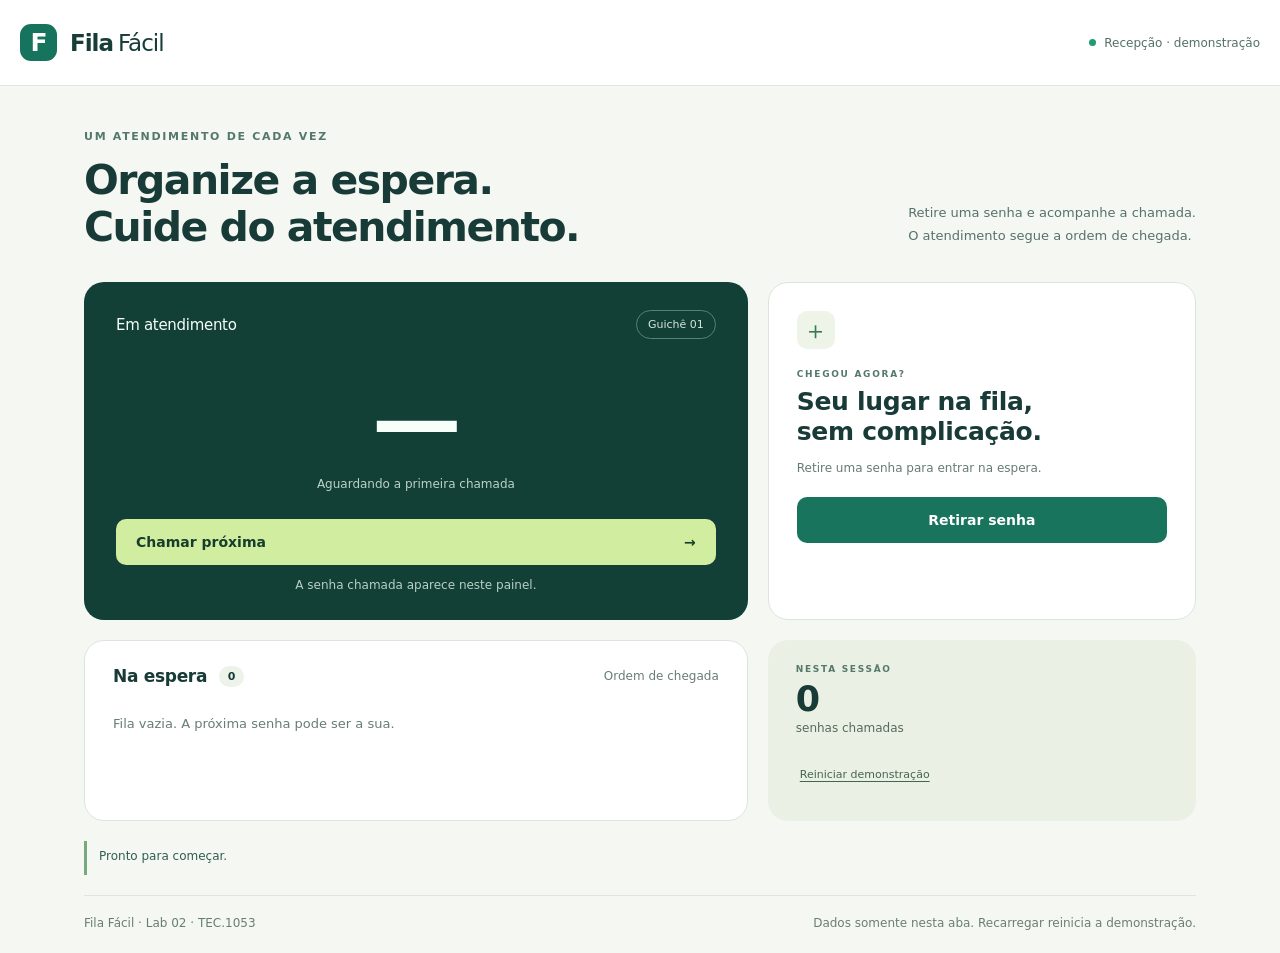
<file: index.html>
<!doctype html>
<html lang="pt-BR">
<head>
  <meta charset="utf-8"><meta name="viewport" content="width=device-width,initial-scale=1">
  <meta name="color-scheme" content="light"><title>Fila Fácil · Recepção</title>
  <link rel="icon" href="data:,"><link rel="stylesheet" href="src/estilo.css">
  <script src="src/fila.js" defer></script><script src="src/app.js" defer></script>
</head>
<body>
  <header class="topo"><a class="marca" href="./"><span class="simbolo" aria-hidden="true">F</span> Fila<span>Fácil</span></a><span class="ambiente"><i></i> Recepção · demonstração</span></header>
  <main>
    <div class="introducao"><div><p class="sobretitulo">UM ATENDIMENTO DE CADA VEZ</p><h1>Organize a espera.<br>Cuide do atendimento.</h1></div><p>Retire uma senha e acompanhe a chamada.<br>O atendimento segue a ordem de chegada.</p></div>
    <div class="grade">
      <section class="painel" aria-labelledby="titulo-painel">
        <div class="linha"><h2 id="titulo-painel">Em atendimento</h2><span class="selo">Guichê 01</span></div>
        <div class="senha-atual" id="senha-atual" aria-live="polite">—</div>
        <p class="legenda" id="legenda-atual">Aguardando a primeira chamada</p>
        <button class="botao chamar" id="chamar" type="button">Chamar próxima <span aria-hidden="true">→</span></button>
        <p class="nota-painel">A senha chamada aparece neste painel.</p>
      </section>
      <section class="emissao" aria-labelledby="titulo-emissao">
        <span class="icone-ticket" aria-hidden="true">＋</span><p class="sobretitulo">CHEGOU AGORA?</p><h2 id="titulo-emissao">Seu lugar na fila, <br>sem complicação.</h2>
        <p>Retire uma senha para entrar na espera.</p>
        <button class="botao emitir" id="emitir" type="button">Retirar senha</button>
        <div class="comprovante" id="comprovante" hidden><span>Sua senha</span><strong id="ultima-emitida"></strong><small>Acompanhe o painel de chamadas.</small></div>
      </section>
      <section class="espera" aria-labelledby="titulo-espera">
        <div class="linha"><h2 id="titulo-espera">Na espera <span id="quantidade" class="contador">0</span></h2><span class="discreto">Ordem de chegada</span></div>
        <p id="fila-vazia" class="vazio">Fila vazia. A próxima senha pode ser a sua.</p><ol id="lista-espera" aria-label="Senhas aguardando"></ol>
      </section>
      <aside class="resumo"><p class="sobretitulo">NESTA SESSÃO</p><strong id="total-chamadas">0</strong><p>senhas chamadas</p><button id="reiniciar" class="link-botao" type="button">Reiniciar demonstração</button></aside>
    </div>
    <p id="mensagem" role="status" aria-live="polite" class="mensagem">Pronto para começar.</p>
    <footer><span>Fila Fácil · Lab 02 · TEC.1053</span><span>Dados somente nesta aba. Recarregar reinicia a demonstração.</span></footer>
  </main>
  <dialog id="confirmacao" aria-labelledby="titulo-confirmacao" aria-describedby="texto-confirmacao"><h2 id="titulo-confirmacao">Reiniciar a fila?</h2><p id="texto-confirmacao">As senhas desta demonstração serão apagadas e a numeração voltará a N001.</p><form method="dialog"><button class="botao cancelar" value="cancelar" autofocus>Cancelar</button><button class="botao confirmar" value="confirmar">Sim, reiniciar</button></form></dialog>
</body></html>
</file>
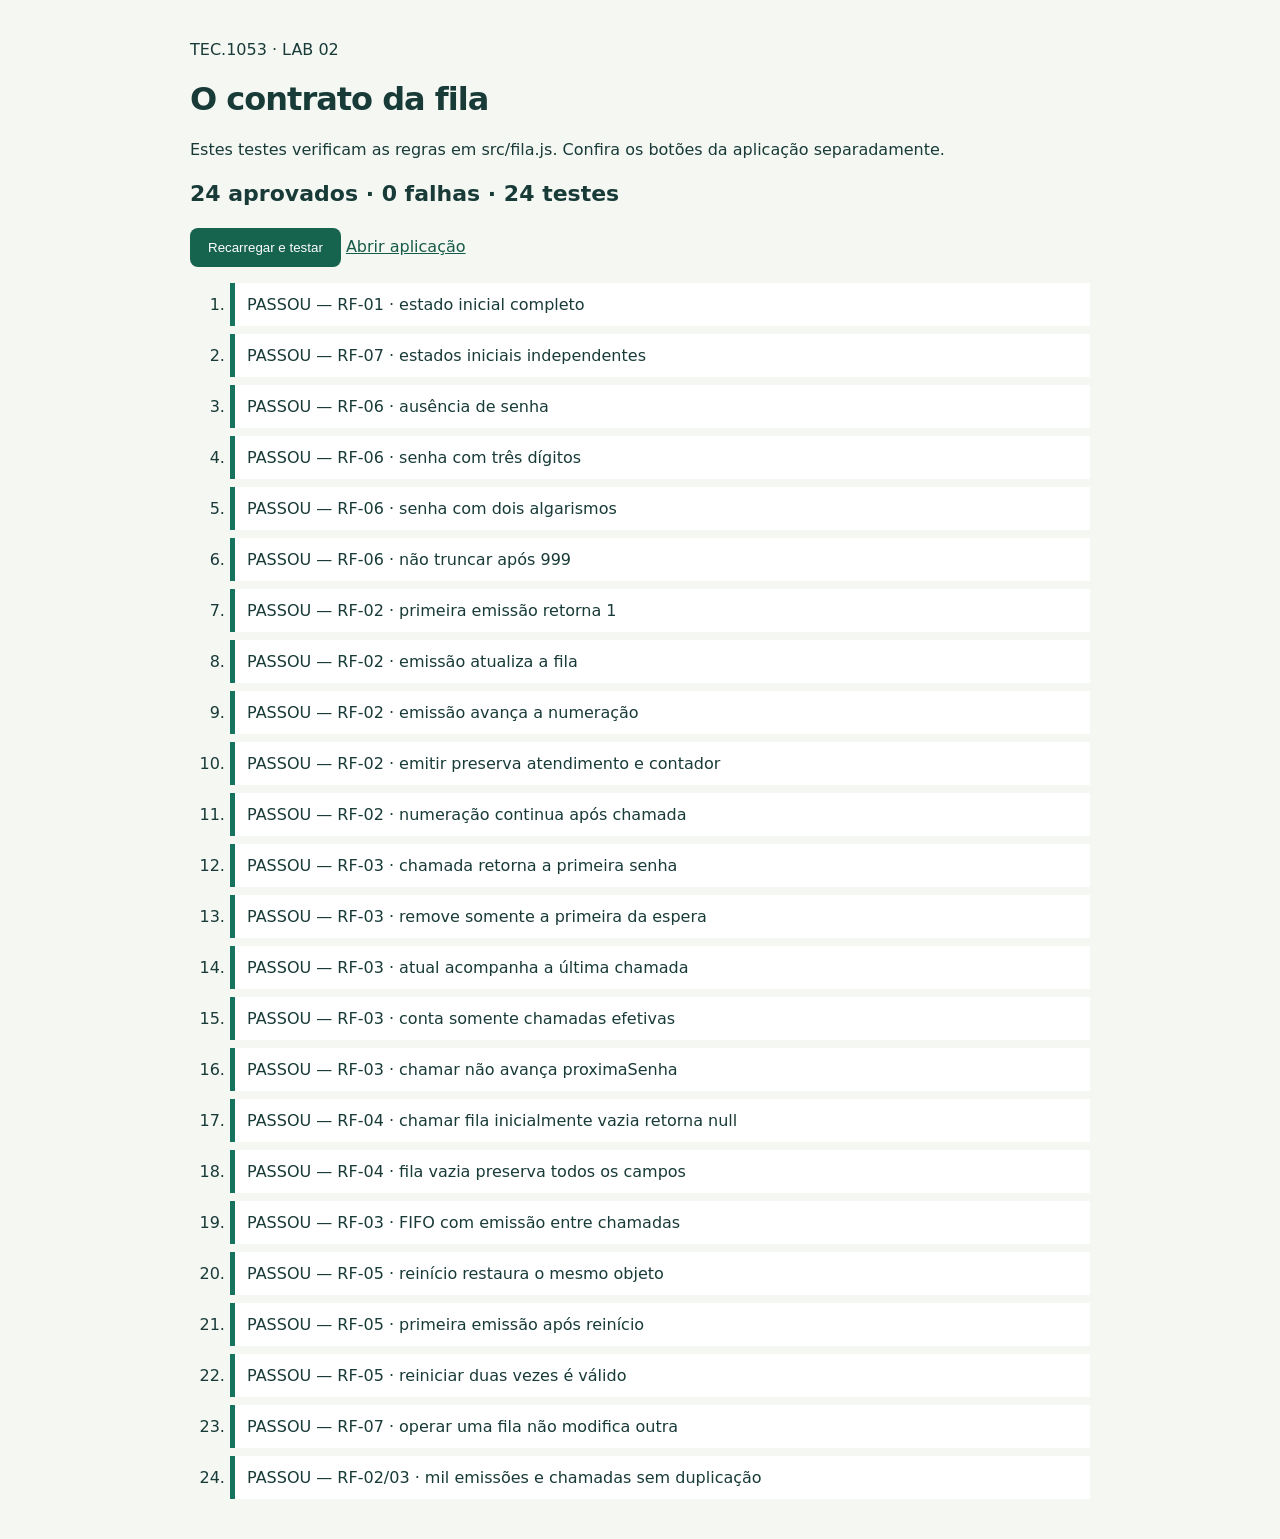
<file: tests/index.html>
<!doctype html><html lang="pt-BR"><head><meta charset="utf-8"><meta name="viewport" content="width=device-width,initial-scale=1"><title>Testes · Fila Fácil</title><link rel="icon" href="data:,"><style>body{font:16px system-ui;max-width:900px;margin:40px auto;padding:0 24px;background:#f5f7f3;color:#183b38}h1{letter-spacing:-1px}li{padding:12px;margin:8px 0;background:white;border-left:5px solid #16735d;overflow-wrap:anywhere}.falha{border-color:#b44132}small{display:block;color:#6b3429;margin-top:7px}button{padding:12px 18px;background:#16634e;color:white;border:0;border-radius:8px;cursor:pointer}a{color:#165b49}#resumo{font-size:22px;font-weight:700}</style><script src="../src/fila.js" defer></script><script src="casos.js" defer></script><script src="navegador.js" defer></script></head><body><p>TEC.1053 · LAB 02</p><h1>O contrato da fila</h1><p>Estes testes verificam as regras em src/fila.js. Confira os botões da aplicação separadamente.</p><p id="resumo" role="status">Executando…</p><button onclick="location.reload()">Recarregar e testar</button> <a href="../" target="_blank" rel="noopener">Abrir aplicação</a><ol id="resultados"></ol></body></html>
</file>
<file: src/estilo.css>
*{box-sizing:border-box} :root{font-family:Inter,ui-sans-serif,system-ui,-apple-system,BlinkMacSystemFont,"Segoe UI",sans-serif;color:#183b38;background:#f5f7f3;font-synthesis:none} body{margin:0}button,a{-webkit-tap-highlight-color:transparent}button{font:inherit;cursor:pointer}button:focus-visible,a:focus-visible{outline:3px solid #dc8c21;outline-offset:5px}.topo{padding:24px max(24px,calc((100vw - 1160px)/2));display:flex;justify-content:space-between;align-items:center;background:#fff;border-bottom:1px solid #e0e6df}.marca{color:#173d38;text-decoration:none;font-weight:800;font-size:23px;display:flex;align-items:center;gap:5px;letter-spacing:-1px}.marca>span:last-child{font-weight:450}.simbolo{display:grid;place-items:center;background:#16735d;color:white;width:37px;height:37px;border-radius:11px;margin-right:8px;font-size:25px}.ambiente{font-size:12px;color:#537069;display:flex;align-items:center;gap:8px}.ambiente i{height:7px;width:7px;border-radius:50%;background:#219b75}main{max-width:1160px;margin:auto;padding:44px 24px 20px}.introducao{display:flex;justify-content:space-between;align-items:flex-end;gap:24px;margin-bottom:32px}.sobretitulo{font-size:10px;letter-spacing:1.7px;font-weight:750;color:#55786c;margin:0 0 14px}h1{font-size:clamp(28px,3.2vw,42px);letter-spacing:-1.5px;line-height:1.14;margin:0;font-weight:650}.introducao>p{font-size:13px;line-height:1.8;color:#57716b;margin:0 0 3px}.grade{display:grid;grid-template-columns:1.55fr 1fr;gap:20px}section,aside{border-radius:20px}h2{font-size:17px;margin:0;font-weight:600;letter-spacing:-.3px}.linha{display:flex;align-items:center;justify-content:space-between;gap:10px}.painel{background:#123f36;color:#f6fff9;padding:28px 32px;text-align:center;position:relative;overflow:hidden}.painel h2{font-size:15px;font-weight:500}.selo{font-size:11px;padding:7px 11px;border:1px solid #568174;border-radius:30px;color:#d5e6dd}.senha-atual{font-size:clamp(60px,7vw,94px);line-height:1.2;font-weight:550;letter-spacing:-4px;margin:28px 0 2px;font-variant-numeric:tabular-nums}.legenda{font-size:12px;color:#bcd2c8;margin:0 0 28px}.botao{border:0;border-radius:10px;padding:15px 20px;font-weight:650;font-size:14px}.chamar{background:#d1ed9f;color:#173d2c;width:100%;display:flex;justify-content:space-between}.chamar:hover{background:#e0f6b7}.nota-painel{font-size:10px;color:#bad0c6;margin:13px 0 0}.emissao{background:#fff;border:1px solid #dce5db;padding:28px}.icone-ticket{display:grid;place-items:center;width:38px;height:38px;background:#eef5e8;color:#397b50;border-radius:10px;font-size:25px;margin-bottom:20px}.emissao .sobretitulo{font-size:9px;margin-bottom:8px}.emissao h2{font-size:25px;line-height:1.2}.emissao>p:not(.sobretitulo){color:#667b71;font-size:12px;line-height:1.5}.emitir{background:#18745d;color:#fff;width:100%;margin-top:8px}.emitir:hover{background:#115642}.comprovante{margin-top:17px;padding-top:14px;border-top:1px dashed #c8d7c8;display:flex;align-items:center;gap:10px;flex-wrap:wrap}.comprovante[hidden]{display:none}.comprovante span,.comprovante small{font-size:11px;color:#536f62}.comprovante strong{font-size:24px;color:#14694f}.comprovante small{flex-basis:100%}.espera{padding:25px 28px;background:#fff;border:1px solid #dce5db;min-height:153px}.contador{font-size:11px;background:#edf3e8;padding:4px 9px;border-radius:20px;margin-left:6px;vertical-align:middle}.discreto{color:#687e73;font-size:10px}.vazio{font-size:13px;color:#697d73;margin:30px 0 5px}ol{padding:0;list-style:none;display:flex;flex-wrap:wrap;gap:9px;margin:22px 0 0}li{background:#f0f5eb;border:1px solid #dce7d5;padding:10px 16px;border-radius:9px;font-size:16px;font-weight:600;font-variant-numeric:tabular-nums}.resumo{background:#eaf0e3;padding:24px 28px;position:relative}.resumo .sobretitulo{font-size:9px;margin-bottom:8px}.resumo>strong{font-size:35px;line-height:1}.resumo>p:not(.sobretitulo){font-size:12px;margin:4px 0 18px;color:#556b5d}.link-botao{background:none;border:0;padding:0;color:#456552;font-size:11px;text-decoration:underline;text-underline-offset:3px}.mensagem{border-left:3px solid #76a97d;padding:8px 12px;font-size:12px;min-height:34px;margin:20px 0;color:#305e4d}footer{display:flex;justify-content:space-between;gap:15px;font-size:10px;color:#6a7e70;border-top:1px solid #dfe6d8;padding-top:18px;line-height:1.6}dialog{border:1px solid #dce5db;border-radius:18px;padding:30px;max-width:430px;width:calc(100% - 32px);color:#183b38;box-shadow:0 22px 80px #153a3833}dialog::backdrop{background:#102d2870}dialog p{font-size:14px;line-height:1.6;color:#5a7165}dialog form{display:flex;gap:10px;justify-content:flex-end;margin-top:24px}.cancelar{background:#edf2e7;color:#345240}.confirmar{background:#176f58;color:white}@media(max-width:700px){.topo{padding:18px 20px}.ambiente{font-size:10px}.marca{font-size:20px}main{padding:28px 18px 20px}.introducao{display:block}.introducao>p{margin-top:16px}.grade{grid-template-columns:1fr}.painel{padding:24px}.senha-atual{font-size:80px}.emissao h2 br{display:none}.emissao{padding:24px}.emissao .icone-ticket{display:none}.resumo{padding:24px}.espera{padding:24px}footer{flex-direction:column;gap:4px}}@media(prefers-reduced-motion:reduce){*{scroll-behavior:auto}}/* 1. Tablet: evita o grid apertado entre 701px e 900px */ @media (max-width: 900px) { .grade { grid-template-columns: 1fr; } main { padding: 32px 20px 20px; } } /* 2. Senha grande nunca estoura o painel */ .senha-atual { font-size: clamp(48px, 14vw, 94px); letter-spacing: -2px; overflow-wrap: anywhere; } @media (min-width: 901px) { .senha-atual { font-size: clamp(60px, 7vw, 94px); } } /* 3. Área de toque mínima (≈44px) */ .botao, .link-botao { min-height: 44px; } .link-botao { padding: 0 4px; } /* 4. Texto pequeno mais legível */ .nota-painel, .discreto, .comprovante span, .comprovante small, footer { font-size: 12px; } .sobretitulo { font-size: 11px; } /* 5. Celulares muito estreitos */ @media (max-width: 380px) { .topo { flex-wrap: wrap; gap: 8px; padding: 14px 16px; } main { padding: 20px 14px 16px; } .painel, .emissao, .espera, .resumo { padding: 20px; } dialog { padding: 22px; } dialog form { flex-direction: column-reverse; } dialog form .botao { width: 100%; } } /* 6. Telas com recorte (notch) e deslocamento de foco */ @supports (padding: max(0px)) { .topo { padding-left: max(20px, env(safe-area-inset-left)); padding-right: max(20px, env(safe-area-inset-right)); } }
</file>
